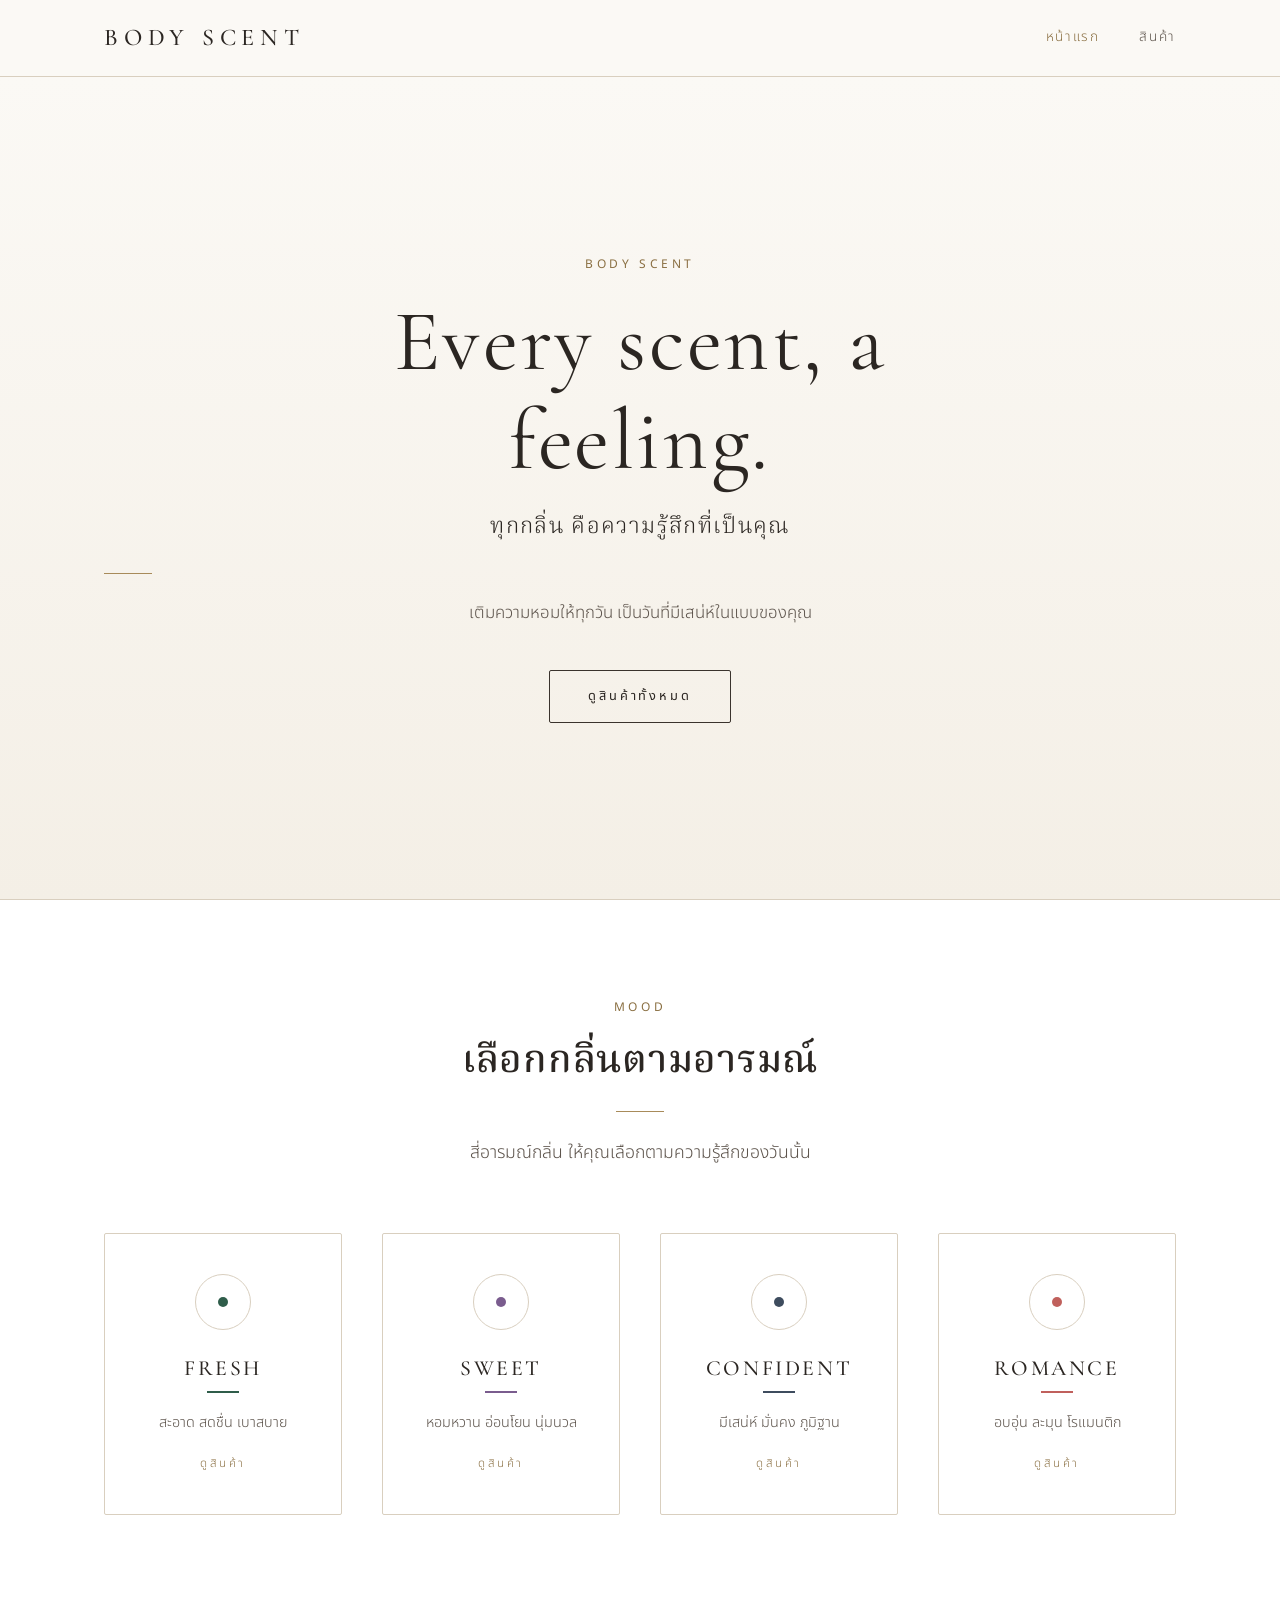
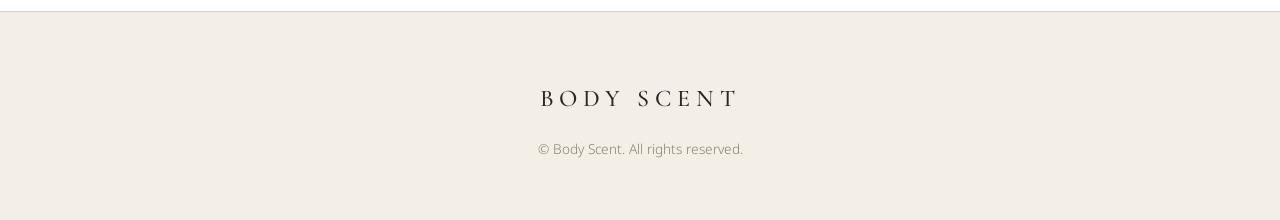
<file: index.html>
<!DOCTYPE html>
<html lang="th">
<head>
  <meta charset="UTF-8">
  <meta name="viewport" content="width=device-width, initial-scale=1">
  <title>Body Scent — Every scent, a feeling.</title>
  <meta name="description" content="Body Scent ทุกกลิ่น คือความรู้สึกที่เป็นคุณ น้ำหอมฉีดตัวและโรลออน 4 อารมณ์กลิ่น Fresh, Sweet, Confident, Romance">
  <link rel="stylesheet" href="style.css">

  <!-- สไตล์เฉพาะหน้าแรก (hero และการ์ด mood) -->
  <style>
    .hero {
      display: flex;
      align-items: center;
      justify-content: center;
      min-height: calc(100vh - 77px);
      min-height: calc(100svh - 77px);
      padding: var(--space-6) 0;
      text-align: center;
      background: linear-gradient(180deg, var(--color-ivory) 0%, var(--color-cream) 100%);
      border-bottom: 1px solid var(--color-line);
    }

    .hero__title {
      max-width: 14ch;
      margin: 0 auto var(--space-2);
      font-size: clamp(2.8rem, 8vw, 5.4rem);
      font-weight: 400;
      line-height: 1.15;
      letter-spacing: 0.03em;
    }

    .hero__sub {
      margin: 0;
      font-family: var(--font-serif-th);
      font-size: clamp(1.1rem, 2.4vw, 1.4rem);
      font-weight: 300;
      letter-spacing: 0.06em;
      color: var(--color-ink);
    }

    .hero__text {
      max-width: 34rem;
      margin: 0 auto var(--space-4);
      font-size: 1.05rem;
    }

    .mood-card {
      align-items: center;
      padding: var(--space-4) var(--space-3);
      text-align: center;
      color: inherit;
    }

    .mood-card:hover {
      color: inherit;
    }

    .mood-card__icon {
      display: flex;
      align-items: center;
      justify-content: center;
      width: 56px;
      height: 56px;
      margin-bottom: var(--space-3);
      border: 1px solid var(--color-line);
      border-radius: 50%;
    }

    .mood-card__icon .mood-dot {
      width: 10px;
      height: 10px;
      margin: 0;
    }

    .mood-card h3 {
      margin-bottom: 0;
      letter-spacing: 0.12em;
      text-transform: uppercase;
    }

    .mood-card .mood-line {
      margin-left: auto;
      margin-right: auto;
    }

    .mood-card p {
      margin-bottom: var(--space-2);
      font-size: 0.9rem;
    }

    .mood-card__more {
      font-size: 0.72rem;
      letter-spacing: 0.22em;
      text-transform: uppercase;
      color: var(--color-accent-dark);
    }
  </style>
</head>
<body>

  <header class="site-header">
    <div class="container site-header__inner">
      <a class="brand" href="index.html">Body Scent</a>
      <nav class="nav">
        <a href="index.html" class="is-active">หน้าแรก</a>
        <a href="product.html">สินค้า</a>
      </nav>
    </div>
  </header>

  <main>

    <!-- Hero -->
    <section class="hero">
      <div class="container">
        <span class="eyebrow">Body Scent</span>
        <h1 class="hero__title">Every scent, a feeling.</h1>
        <p class="hero__sub">ทุกกลิ่น คือความรู้สึกที่เป็นคุณ</p>
        <hr class="divider">
        <p class="hero__text">เติมความหอมให้ทุกวัน เป็นวันที่มีเสน่ห์ในแบบของคุณ</p>
        <a class="btn" href="product.html">ดูสินค้าทั้งหมด</a>
      </div>
    </section>

    <!-- 4 Mood -->
    <section class="section section--white">
      <div class="container">
        <div class="section__header text-center">
          <span class="eyebrow">Mood</span>
          <h2>เลือกกลิ่นตามอารมณ์</h2>
          <hr class="divider">
          <p class="lead">สี่อารมณ์กลิ่น ให้คุณเลือกตามความรู้สึกของวันนั้น</p>
        </div>

        <div class="grid grid--4">

          <a class="card mood-card" data-mood="fresh" href="product.html?mood=fresh">
            <span class="mood-card__icon"><span class="mood-dot mood-dot--fresh"></span></span>
            <h3>Fresh</h3>
            <span class="mood-line"></span>
            <p>สะอาด สดชื่น เบาสบาย</p>
            <span class="mood-card__more">ดูสินค้า</span>
          </a>

          <a class="card mood-card" data-mood="sweet" href="product.html?mood=sweet">
            <span class="mood-card__icon"><span class="mood-dot mood-dot--sweet"></span></span>
            <h3>Sweet</h3>
            <span class="mood-line"></span>
            <p>หอมหวาน อ่อนโยน นุ่มนวล</p>
            <span class="mood-card__more">ดูสินค้า</span>
          </a>

          <a class="card mood-card" data-mood="confident" href="product.html?mood=confident">
            <span class="mood-card__icon"><span class="mood-dot mood-dot--confident"></span></span>
            <h3>Confident</h3>
            <span class="mood-line"></span>
            <p>มีเสน่ห์ มั่นคง ภูมิฐาน</p>
            <span class="mood-card__more">ดูสินค้า</span>
          </a>

          <a class="card mood-card" data-mood="romance" href="product.html?mood=romance">
            <span class="mood-card__icon"><span class="mood-dot mood-dot--romance"></span></span>
            <h3>Romance</h3>
            <span class="mood-line"></span>
            <p>อบอุ่น ละมุน โรแมนติก</p>
            <span class="mood-card__more">ดูสินค้า</span>
          </a>

        </div>
      </div>
    </section>

  </main>

  <footer class="site-footer">
    <div class="container">
      <a class="brand" href="index.html">Body Scent</a>
      <p>&copy; Body Scent. All rights reserved.</p>
    </div>
  </footer>

  <script src="script.js"></script>
</body>
</html>
</file>
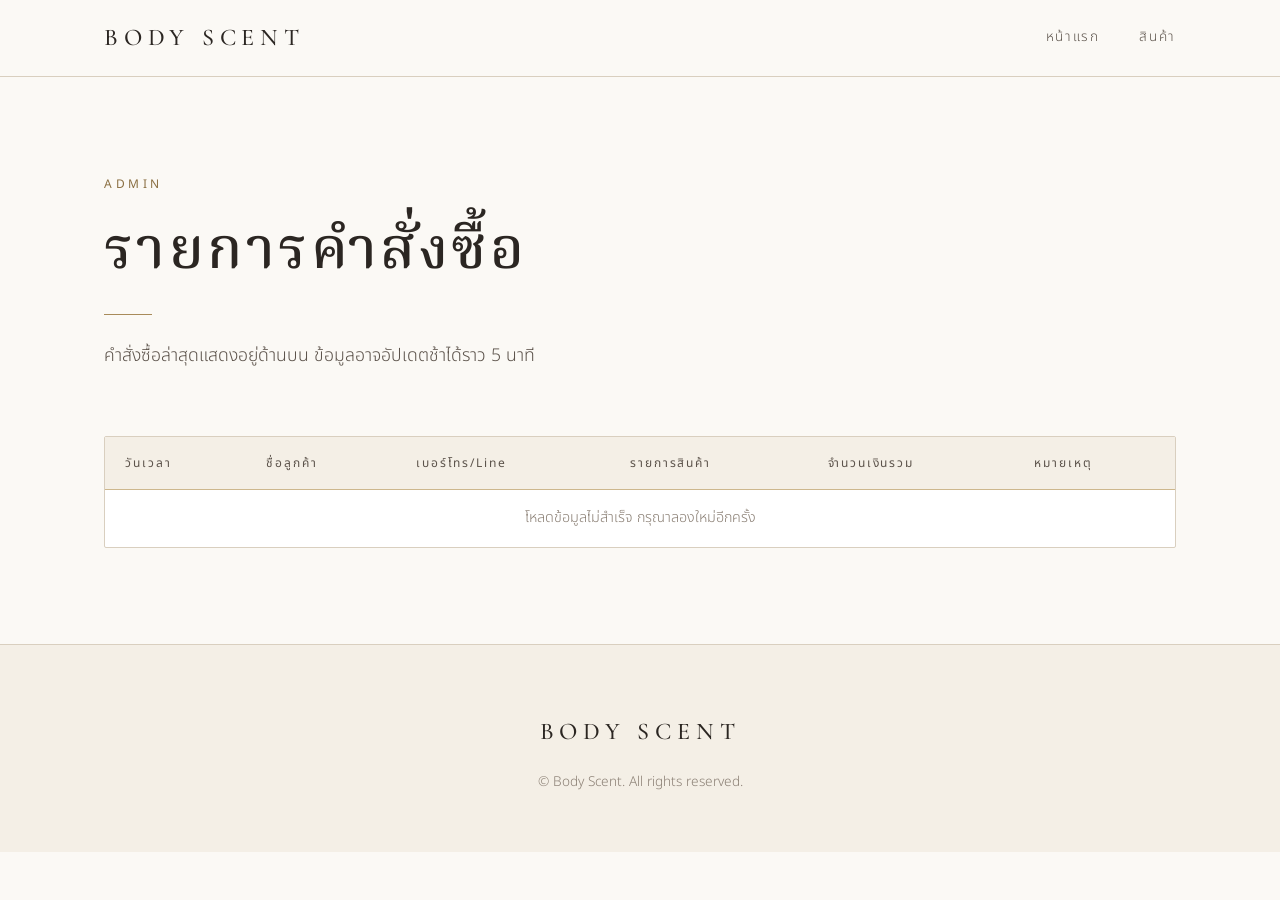
<file: admin.html>
<!DOCTYPE html>
<html lang="th">
<head>
  <meta charset="UTF-8">
  <meta name="viewport" content="width=device-width, initial-scale=1">
  <meta name="robots" content="noindex, nofollow">
  <title>รายการคำสั่งซื้อ — Body Scent</title>
  <link rel="stylesheet" href="style.css">

  <style>
    .table-wrap {
      overflow-x: auto;
      background: var(--color-white);
      border: 1px solid var(--color-line);
      border-radius: var(--radius);
    }

    #ordersTable {
      width: 100%;
      min-width: 760px;
      border-collapse: collapse;
      font-size: 0.9rem;
    }

    #ordersTable th,
    #ordersTable td {
      padding: 1rem 1.25rem;
      text-align: left;
      vertical-align: top;
      line-height: 1.7;
      border-bottom: 1px solid var(--color-line);
    }

    #ordersTable thead th {
      font-size: 0.75rem;
      font-weight: 400;
      letter-spacing: 0.16em;
      white-space: nowrap;
      color: var(--color-ink-soft);
      background: var(--color-cream);
      border-bottom: 1px solid var(--color-accent-soft);
    }

    #ordersTable tbody tr:last-child td {
      border-bottom: 0;
    }

    #ordersTable tbody tr:hover {
      background: var(--color-ivory);
    }

    #ordersTable td:first-child {
      white-space: nowrap;
      color: var(--color-muted);
    }

    #ordersTable td:nth-child(5) {
      white-space: nowrap;
      font-family: var(--font-serif);
      font-size: 1.05rem;
    }
  </style>
</head>
<body>

  <header class="site-header">
    <div class="container site-header__inner">
      <a class="brand" href="index.html">Body Scent</a>
      <nav class="nav">
        <a href="index.html">หน้าแรก</a>
        <a href="product.html">สินค้า</a>
      </nav>
    </div>
  </header>

  <main>
    <section class="section">
      <div class="container">

        <div class="section__header">
          <span class="eyebrow">Admin</span>
          <h1>รายการคำสั่งซื้อ</h1>
          <hr class="divider">
          <p class="lead">คำสั่งซื้อล่าสุดแสดงอยู่ด้านบน ข้อมูลอาจอัปเดตช้าได้ราว 5 นาที</p>
        </div>

        <div class="table-wrap">
          <table id="ordersTable">
            <thead>
              <tr>
                <th>วันเวลา</th>
                <th>ชื่อลูกค้า</th>
                <th>เบอร์โทร/Line</th>
                <th>รายการสินค้า</th>
                <th>จำนวนเงินรวม</th>
                <th>หมายเหตุ</th>
              </tr>
            </thead>
            <tbody></tbody>
          </table>
        </div>

      </div>
    </section>
  </main>

  <footer class="site-footer">
    <div class="container">
      <a class="brand" href="index.html">Body Scent</a>
      <p>&copy; Body Scent. All rights reserved.</p>
    </div>
  </footer>

  <script src="script.js"></script>
</body>
</html>
</file>
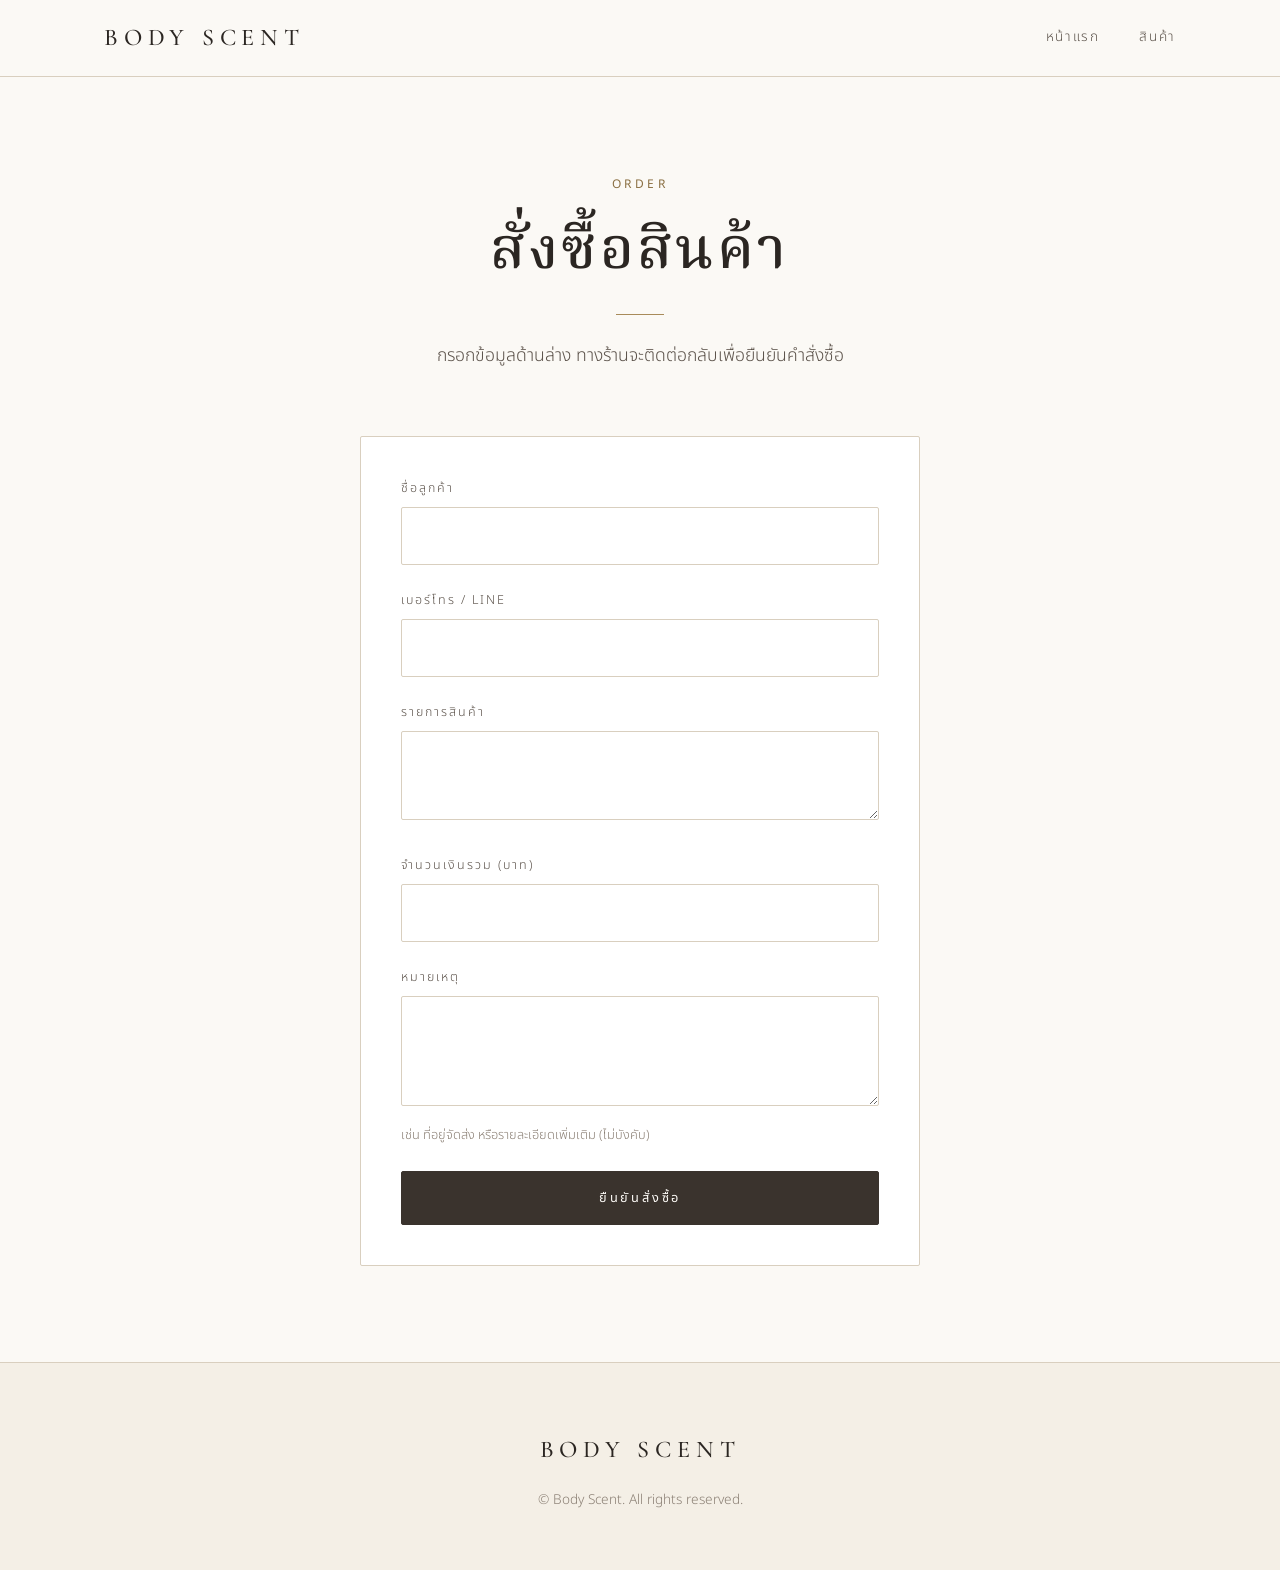
<file: order.html>
<!DOCTYPE html>
<html lang="th">
<head>
  <meta charset="UTF-8">
  <meta name="viewport" content="width=device-width, initial-scale=1">
  <title>สั่งซื้อ — Body Scent</title>
  <link rel="stylesheet" href="style.css">

  <style>
    .order-wrap {
      max-width: 560px;
      margin: 0 auto;
    }

    .order-form {
      padding: var(--space-4);
      background: var(--color-white);
      border: 1px solid var(--color-line);
      border-radius: var(--radius);
    }

    .order-form textarea#items {
      min-height: 84px;
    }

    .order-form .btn {
      margin-top: var(--space-2);
    }

    .form-hint {
      margin: 0.4rem 0 0;
      font-size: 0.8rem;
      color: var(--color-muted);
    }

    @media (max-width: 600px) {
      .order-form {
        padding: var(--space-3) var(--space-2);
      }
    }
  </style>
</head>
<body>

  <header class="site-header">
    <div class="container site-header__inner">
      <a class="brand" href="index.html">Body Scent</a>
      <nav class="nav">
        <a href="index.html">หน้าแรก</a>
        <a href="product.html">สินค้า</a>
      </nav>
    </div>
  </header>

  <main>
    <section class="section">
      <div class="container">

        <div class="section__header text-center">
          <span class="eyebrow">Order</span>
          <h1>สั่งซื้อสินค้า</h1>
          <hr class="divider">
          <p class="lead">กรอกข้อมูลด้านล่าง ทางร้านจะติดต่อกลับเพื่อยืนยันคำสั่งซื้อ</p>
        </div>

        <div class="order-wrap">
          <form id="orderForm" class="order-form">

            <div class="form-group">
              <label for="customerName">ชื่อลูกค้า</label>
              <input type="text" id="customerName" name="customerName" autocomplete="name" required>
            </div>

            <div class="form-group">
              <label for="contact">เบอร์โทร / Line</label>
              <input type="text" id="contact" name="contact" autocomplete="tel" required>
            </div>

            <div class="form-group">
              <label for="items">รายการสินค้า</label>
              <textarea id="items" name="items" required></textarea>
            </div>

            <div class="form-group">
              <label for="total">จำนวนเงินรวม (บาท)</label>
              <input type="number" id="total" name="total" min="0" step="any" inputmode="decimal" required>
            </div>

            <div class="form-group">
              <label for="note">หมายเหตุ</label>
              <textarea id="note" name="note"></textarea>
              <p class="form-hint">เช่น ที่อยู่จัดส่ง หรือรายละเอียดเพิ่มเติม (ไม่บังคับ)</p>
            </div>

            <button type="submit" class="btn btn--solid btn--block">ยืนยันสั่งซื้อ</button>

          </form>
        </div>

      </div>
    </section>
  </main>

  <footer class="site-footer">
    <div class="container">
      <a class="brand" href="index.html">Body Scent</a>
      <p>&copy; Body Scent. All rights reserved.</p>
    </div>
  </footer>

  <script src="script.js"></script>
</body>
</html>
</file>
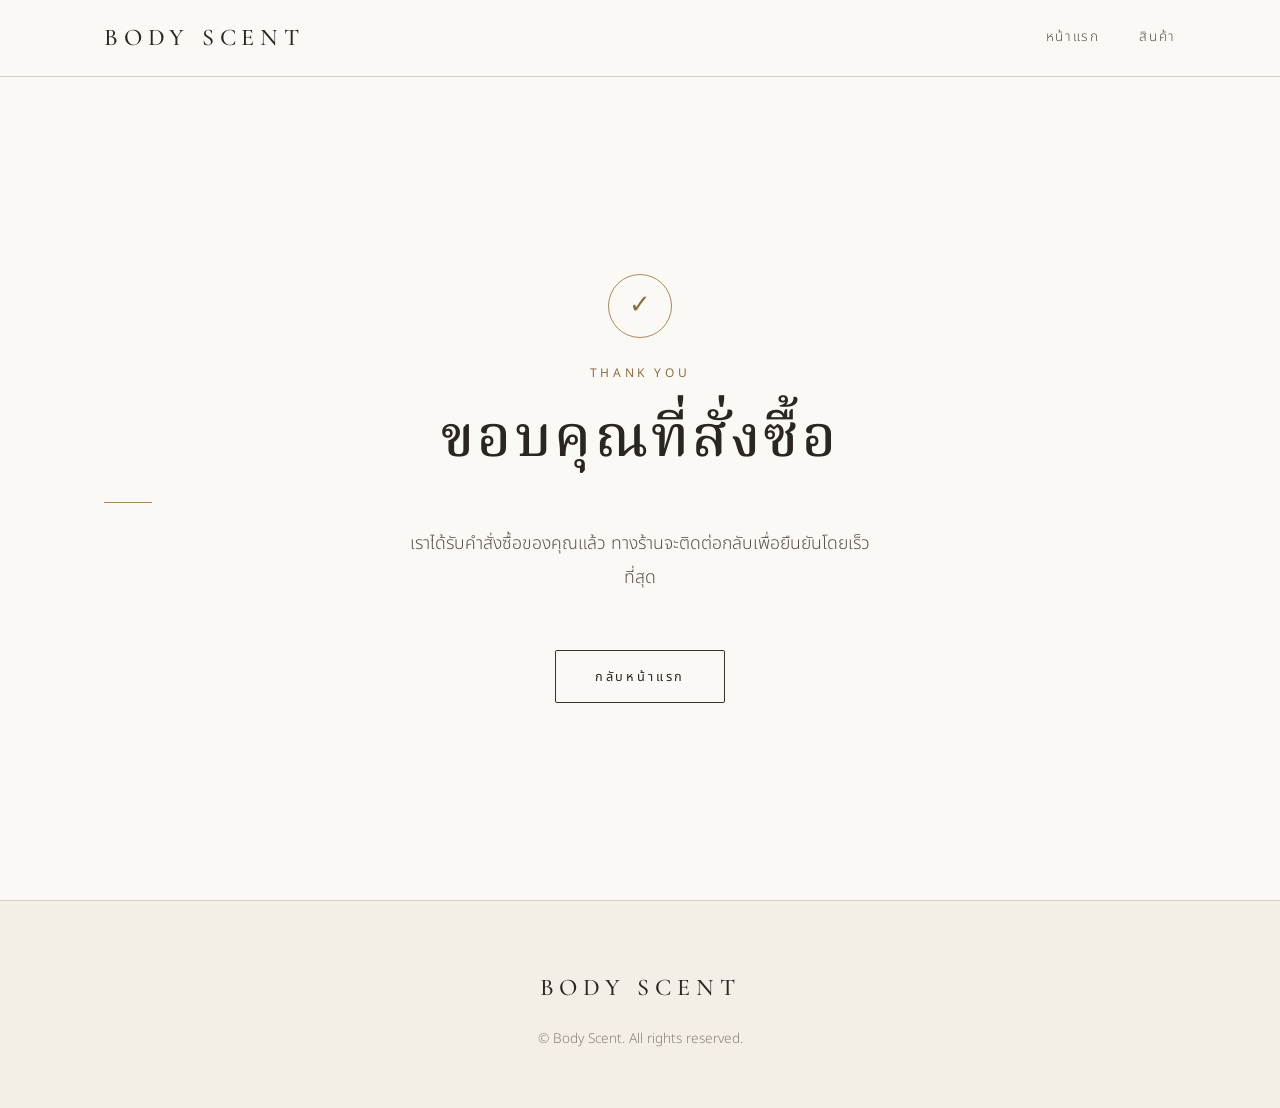
<file: thankyou.html>
<!DOCTYPE html>
<html lang="th">
<head>
  <meta charset="UTF-8">
  <meta name="viewport" content="width=device-width, initial-scale=1">
  <title>ขอบคุณ — Body Scent</title>
  <link rel="stylesheet" href="style.css">

  <style>
    .thanks {
      display: flex;
      align-items: center;
      justify-content: center;
      min-height: calc(100vh - 77px);
      min-height: calc(100svh - 77px);
      padding: var(--space-6) 0;
      text-align: center;
    }

    .thanks__mark {
      display: flex;
      align-items: center;
      justify-content: center;
      width: 64px;
      height: 64px;
      margin: 0 auto var(--space-3);
      border: 1px solid var(--color-accent);
      border-radius: 50%;
      font-family: var(--font-serif);
      font-size: 1.6rem;
      color: var(--color-accent-dark);
    }

    .thanks p {
      max-width: 30rem;
      margin-left: auto;
      margin-right: auto;
    }
  </style>
</head>
<body>

  <header class="site-header">
    <div class="container site-header__inner">
      <a class="brand" href="index.html">Body Scent</a>
      <nav class="nav">
        <a href="index.html">หน้าแรก</a>
        <a href="product.html">สินค้า</a>
      </nav>
    </div>
  </header>

  <main>
    <section class="thanks">
      <div class="container">
        <div class="thanks__mark" aria-hidden="true">&#10003;</div>
        <span class="eyebrow">Thank you</span>
        <h1>ขอบคุณที่สั่งซื้อ</h1>
        <hr class="divider">
        <p class="lead">เราได้รับคำสั่งซื้อของคุณแล้ว ทางร้านจะติดต่อกลับเพื่อยืนยันโดยเร็วที่สุด</p>
        <a class="btn mt-4" href="index.html">กลับหน้าแรก</a>
      </div>
    </section>
  </main>

  <footer class="site-footer">
    <div class="container">
      <a class="brand" href="index.html">Body Scent</a>
      <p>&copy; Body Scent. All rights reserved.</p>
    </div>
  </footer>

</body>
</html>
</file>
<file: style.css>
/* =========================================================
   Body Scent — Global Theme
   โทนพรีเมียม เรียบหรู มินิมอล
   ขาว-ครีม-เบจเข้ม + สีเน้นทอง/บรอนซ์อ่อน
   ========================================================= */

@import url("https://fonts.googleapis.com/css2?family=Cormorant+Garamond:wght@400;500;600&family=Noto+Sans+Thai:wght@300;400;500&family=Noto+Serif+Thai:wght@300;400;500;600&display=swap");

/* ---------- Design tokens ---------- */
:root {
  /* พื้นหลัง */
  --color-white: #ffffff;
  --color-ivory: #fbf9f5;
  --color-cream: #f4efe6;
  --color-beige: #e8dfd0;

  /* ตัวอักษร / เส้น */
  --color-ink: #2b2622;          /* น้ำตาลเข้มเกือบดำ */
  --color-ink-soft: #5c534b;
  --color-muted: #8a7f74;
  --color-line: #d9cfbf;
  --color-line-strong: #3a332d;

  /* สีเน้น ทอง/บรอนซ์อ่อน */
  --color-accent: #a88b5a;
  --color-accent-dark: #8a6f42;
  --color-accent-soft: #cdb78d;

  /* สีของ mood (ใช้แตะเบาๆ เป็นจุดเล็กๆ เท่านั้น) */
  --mood-fresh: #2f5d4a;
  --mood-sweet: #7a5c8e;
  --mood-confident: #3e4c5e;
  --mood-romance: #c0605c;

  /* ฟอนต์ */
  --font-serif: "Cormorant Garamond", "Noto Serif Thai", "Times New Roman", serif;
  --font-serif-th: "Noto Serif Thai", "Cormorant Garamond", serif;
  --font-sans: "Noto Sans Thai", "Helvetica Neue", Arial, sans-serif;

  /* ระยะห่าง */
  --space-1: 0.5rem;
  --space-2: 1rem;
  --space-3: 1.5rem;
  --space-4: 2.5rem;
  --space-5: 4rem;
  --space-6: 6rem;
  --space-7: 8rem;

  --container: 1120px;
  --radius: 2px;
  --transition: 0.3s ease;
}

/* ---------- Reset ---------- */
*,
*::before,
*::after {
  box-sizing: border-box;
}

html {
  scroll-behavior: smooth;
  -webkit-text-size-adjust: 100%;
}

body {
  margin: 0;
  font-family: var(--font-sans);
  font-weight: 300;
  font-size: 1rem;
  line-height: 1.9;
  color: var(--color-ink);
  background: var(--color-ivory);
  -webkit-font-smoothing: antialiased;
  text-rendering: optimizeLegibility;
}

img {
  display: block;
  max-width: 100%;
  height: auto;
}

a {
  color: inherit;
  text-decoration: none;
  transition: color var(--transition);
}

a:hover {
  color: var(--color-accent-dark);
}

ul,
ol {
  margin: 0;
  padding: 0;
  list-style: none;
}

button,
input,
select,
textarea {
  font: inherit;
  color: inherit;
}

:focus-visible {
  outline: 1px solid var(--color-accent);
  outline-offset: 3px;
}

::selection {
  background: var(--color-accent-soft);
  color: var(--color-ink);
}

/* ---------- Typography ---------- */
h1,
h2,
h3,
h4 {
  margin: 0 0 var(--space-2);
  font-family: var(--font-serif);
  font-weight: 500;
  line-height: 1.35;
  letter-spacing: 0.02em;
  color: var(--color-ink);
}

h1 { font-size: clamp(2.2rem, 5vw, 3.6rem); letter-spacing: 0.06em; }
h2 { font-size: clamp(1.7rem, 3.4vw, 2.4rem); }
h3 { font-size: 1.35rem; }
h4 { font-size: 1.1rem; }

p {
  margin: 0 0 var(--space-2);
  color: var(--color-ink-soft);
}

.eyebrow {
  display: block;
  margin-bottom: var(--space-2);
  font-family: var(--font-sans);
  font-size: 0.75rem;
  font-weight: 400;
  letter-spacing: 0.3em;
  text-transform: uppercase;
  color: var(--color-accent-dark);
}

.lead {
  font-size: 1.1rem;
  max-width: 38rem;
}

.text-center { text-align: center; }
.text-center .lead { margin-left: auto; margin-right: auto; }

/* เส้นทองสั้นๆ ใต้หัวข้อ */
.divider {
  display: block;
  width: 48px;
  height: 1px;
  margin: var(--space-3) 0;
  background: var(--color-accent);
  border: 0;
}

.text-center .divider {
  margin-left: auto;
  margin-right: auto;
}

/* ---------- Layout ---------- */
.container {
  width: 100%;
  max-width: var(--container);
  margin: 0 auto;
  padding: 0 var(--space-3);
}

.section {
  padding: var(--space-6) 0;
}

.section--cream {
  background: var(--color-cream);
}

.section--white {
  background: var(--color-white);
}

.section__header {
  margin-bottom: var(--space-5);
}

.grid {
  display: grid;
  gap: var(--space-4);
}

.grid--2 { grid-template-columns: repeat(2, 1fr); }
.grid--3 { grid-template-columns: repeat(3, 1fr); }
.grid--4 { grid-template-columns: repeat(4, 1fr); }

/* ---------- Header / Nav ---------- */
.site-header {
  position: sticky;
  top: 0;
  z-index: 50;
  background: rgba(251, 249, 245, 0.92);
  backdrop-filter: blur(8px);
  border-bottom: 1px solid var(--color-line);
}

.site-header__inner {
  display: flex;
  align-items: center;
  justify-content: space-between;
  min-height: 76px;
}

.brand {
  font-family: var(--font-serif);
  font-size: 1.5rem;
  font-weight: 500;
  letter-spacing: 0.24em;
  text-transform: uppercase;
  color: var(--color-ink);
}

.nav {
  display: flex;
  align-items: center;
  gap: var(--space-4);
}

.nav a {
  font-size: 0.85rem;
  letter-spacing: 0.12em;
  color: var(--color-ink-soft);
}

.nav a:hover,
.nav a.is-active {
  color: var(--color-accent-dark);
}

/* ---------- Buttons ---------- */
.btn {
  display: inline-block;
  padding: 0.85rem 2.4rem;
  font-family: var(--font-sans);
  font-size: 0.8rem;
  font-weight: 400;
  letter-spacing: 0.22em;
  text-transform: uppercase;
  text-align: center;
  color: var(--color-ink);
  background: transparent;
  border: 1px solid var(--color-line-strong);
  border-radius: var(--radius);
  cursor: pointer;
  transition: background var(--transition), color var(--transition),
    border-color var(--transition);
}

.btn:hover {
  background: var(--color-line-strong);
  color: var(--color-ivory);
}

.btn--accent {
  border-color: var(--color-accent);
  color: var(--color-accent-dark);
}

.btn--accent:hover {
  background: var(--color-accent);
  border-color: var(--color-accent);
  color: var(--color-white);
}

.btn--solid {
  background: var(--color-line-strong);
  color: var(--color-ivory);
}

.btn--solid:hover {
  background: var(--color-accent-dark);
  border-color: var(--color-accent-dark);
}

.btn--small {
  padding: 0.6rem 1.4rem;
  font-size: 0.72rem;
}

.btn--block {
  display: block;
  width: 100%;
}

.btn:disabled {
  opacity: 0.4;
  cursor: not-allowed;
}

/* ---------- Mood dot (แตะสีเบาๆ เป็นจุดเล็กๆ) ---------- */
.mood-dot {
  display: inline-block;
  width: 8px;
  height: 8px;
  margin-right: 0.6rem;
  border-radius: 50%;
  background: var(--color-accent);
  vertical-align: middle;
}

.mood-dot--fresh     { background: var(--mood-fresh); }
.mood-dot--sweet     { background: var(--mood-sweet); }
.mood-dot--confident { background: var(--mood-confident); }
.mood-dot--romance   { background: var(--mood-romance); }

/* เส้นสั้นใต้หัวข้อสีตาม mood */
.mood-line {
  display: block;
  width: 32px;
  height: 2px;
  margin: var(--space-1) 0 var(--space-2);
  background: var(--color-accent);
}

[data-mood="fresh"] .mood-line     { background: var(--mood-fresh); }
[data-mood="sweet"] .mood-line     { background: var(--mood-sweet); }
[data-mood="confident"] .mood-line { background: var(--mood-confident); }
[data-mood="romance"] .mood-line   { background: var(--mood-romance); }

/* ---------- Product card ---------- */
.card {
  display: flex;
  flex-direction: column;
  background: var(--color-white);
  border: 1px solid var(--color-line);
  border-radius: var(--radius);
  transition: border-color var(--transition), transform var(--transition);
}

.card:hover {
  border-color: var(--color-accent-soft);
  transform: translateY(-3px);
}

.card__media {
  aspect-ratio: 1 / 1;
  overflow: hidden;
  background: var(--color-cream);
}

.card__media img {
  width: 100%;
  height: 100%;
  object-fit: cover;
  transition: transform 0.6s ease;
}

.card:hover .card__media img {
  transform: scale(1.03);
}

.card__body {
  display: flex;
  flex-direction: column;
  flex: 1;
  padding: var(--space-3);
}

.card__mood {
  margin-bottom: var(--space-1);
  font-size: 0.72rem;
  letter-spacing: 0.24em;
  text-transform: uppercase;
  color: var(--color-muted);
}

.card__title {
  margin-bottom: 0.25rem;
  font-family: var(--font-serif-th);
  font-size: 1.1rem;
  font-weight: 400;
}

.card__meta {
  margin-bottom: var(--space-2);
  font-size: 0.85rem;
  color: var(--color-muted);
}

.card__desc {
  flex: 1;
  margin-bottom: var(--space-2);
  font-size: 0.9rem;
  line-height: 1.8;
}

.card__footer {
  display: flex;
  align-items: center;
  justify-content: space-between;
  gap: var(--space-2);
  padding-top: var(--space-2);
  border-top: 1px solid var(--color-line);
}

.price {
  font-family: var(--font-serif);
  font-size: 1.4rem;
  font-weight: 500;
  letter-spacing: 0.04em;
  color: var(--color-ink);
}

.price small {
  font-family: var(--font-sans);
  font-size: 0.75rem;
  color: var(--color-muted);
  margin-left: 0.2rem;
}

/* ---------- Filter tabs ---------- */
.filters {
  display: flex;
  flex-wrap: wrap;
  justify-content: center;
  gap: var(--space-1) var(--space-3);
  margin-bottom: var(--space-4);
}

.filter {
  padding: 0.4rem 0;
  font-size: 0.8rem;
  letter-spacing: 0.18em;
  text-transform: uppercase;
  color: var(--color-muted);
  background: none;
  border: 0;
  border-bottom: 1px solid transparent;
  cursor: pointer;
  transition: color var(--transition), border-color var(--transition);
}

.filter:hover,
.filter.is-active {
  color: var(--color-ink);
  border-bottom-color: var(--color-accent);
}

/* ---------- Forms ---------- */
.form-group {
  margin-bottom: var(--space-3);
}

label {
  display: block;
  margin-bottom: 0.4rem;
  font-size: 0.78rem;
  letter-spacing: 0.16em;
  text-transform: uppercase;
  color: var(--color-ink-soft);
}

input[type="text"],
input[type="tel"],
input[type="email"],
input[type="number"],
select,
textarea {
  width: 100%;
  padding: 0.8rem 1rem;
  background: var(--color-white);
  border: 1px solid var(--color-line);
  border-radius: var(--radius);
  transition: border-color var(--transition);
}

input:focus,
select:focus,
textarea:focus {
  outline: none;
  border-color: var(--color-accent);
}

textarea {
  min-height: 110px;
  resize: vertical;
}

/* ---------- Footer ---------- */
.site-footer {
  padding: var(--space-5) 0 var(--space-4);
  text-align: center;
  background: var(--color-cream);
  border-top: 1px solid var(--color-line);
}

.site-footer .brand {
  display: inline-block;
  margin-bottom: var(--space-2);
}

.site-footer p {
  font-size: 0.85rem;
  color: var(--color-muted);
}

/* ---------- Utilities ---------- */
.mt-0 { margin-top: 0; }
.mt-2 { margin-top: var(--space-2); }
.mt-4 { margin-top: var(--space-4); }
.mb-0 { margin-bottom: 0; }
.mb-4 { margin-bottom: var(--space-4); }
.hidden { display: none !important; }

.visually-hidden {
  position: absolute;
  width: 1px;
  height: 1px;
  margin: -1px;
  padding: 0;
  overflow: hidden;
  clip: rect(0, 0, 0, 0);
  white-space: nowrap;
  border: 0;
}

/* ---------- Responsive ---------- */
@media (max-width: 1024px) {
  .grid--4 { grid-template-columns: repeat(3, 1fr); }
}

@media (max-width: 860px) {
  .section { padding: var(--space-5) 0; }
  .grid--3,
  .grid--4 { grid-template-columns: repeat(2, 1fr); }
}

@media (max-width: 600px) {
  :root {
    --space-4: 2rem;
    --space-5: 3rem;
    --space-6: 4rem;
  }

  .container { padding: 0 var(--space-2); }

  .grid--2,
  .grid--3,
  .grid--4 { grid-template-columns: 1fr; }

  .site-header__inner {
    flex-direction: column;
    justify-content: center;
    gap: var(--space-1);
    padding: var(--space-2) 0;
  }

  .nav { gap: var(--space-3); }

  .btn { padding: 0.8rem 1.8rem; }

  .filters { gap: var(--space-1) var(--space-2); }
}

@media (prefers-reduced-motion: reduce) {
  html { scroll-behavior: auto; }
  *,
  *::before,
  *::after {
    transition: none !important;
    animation: none !important;
  }
}
</file>
